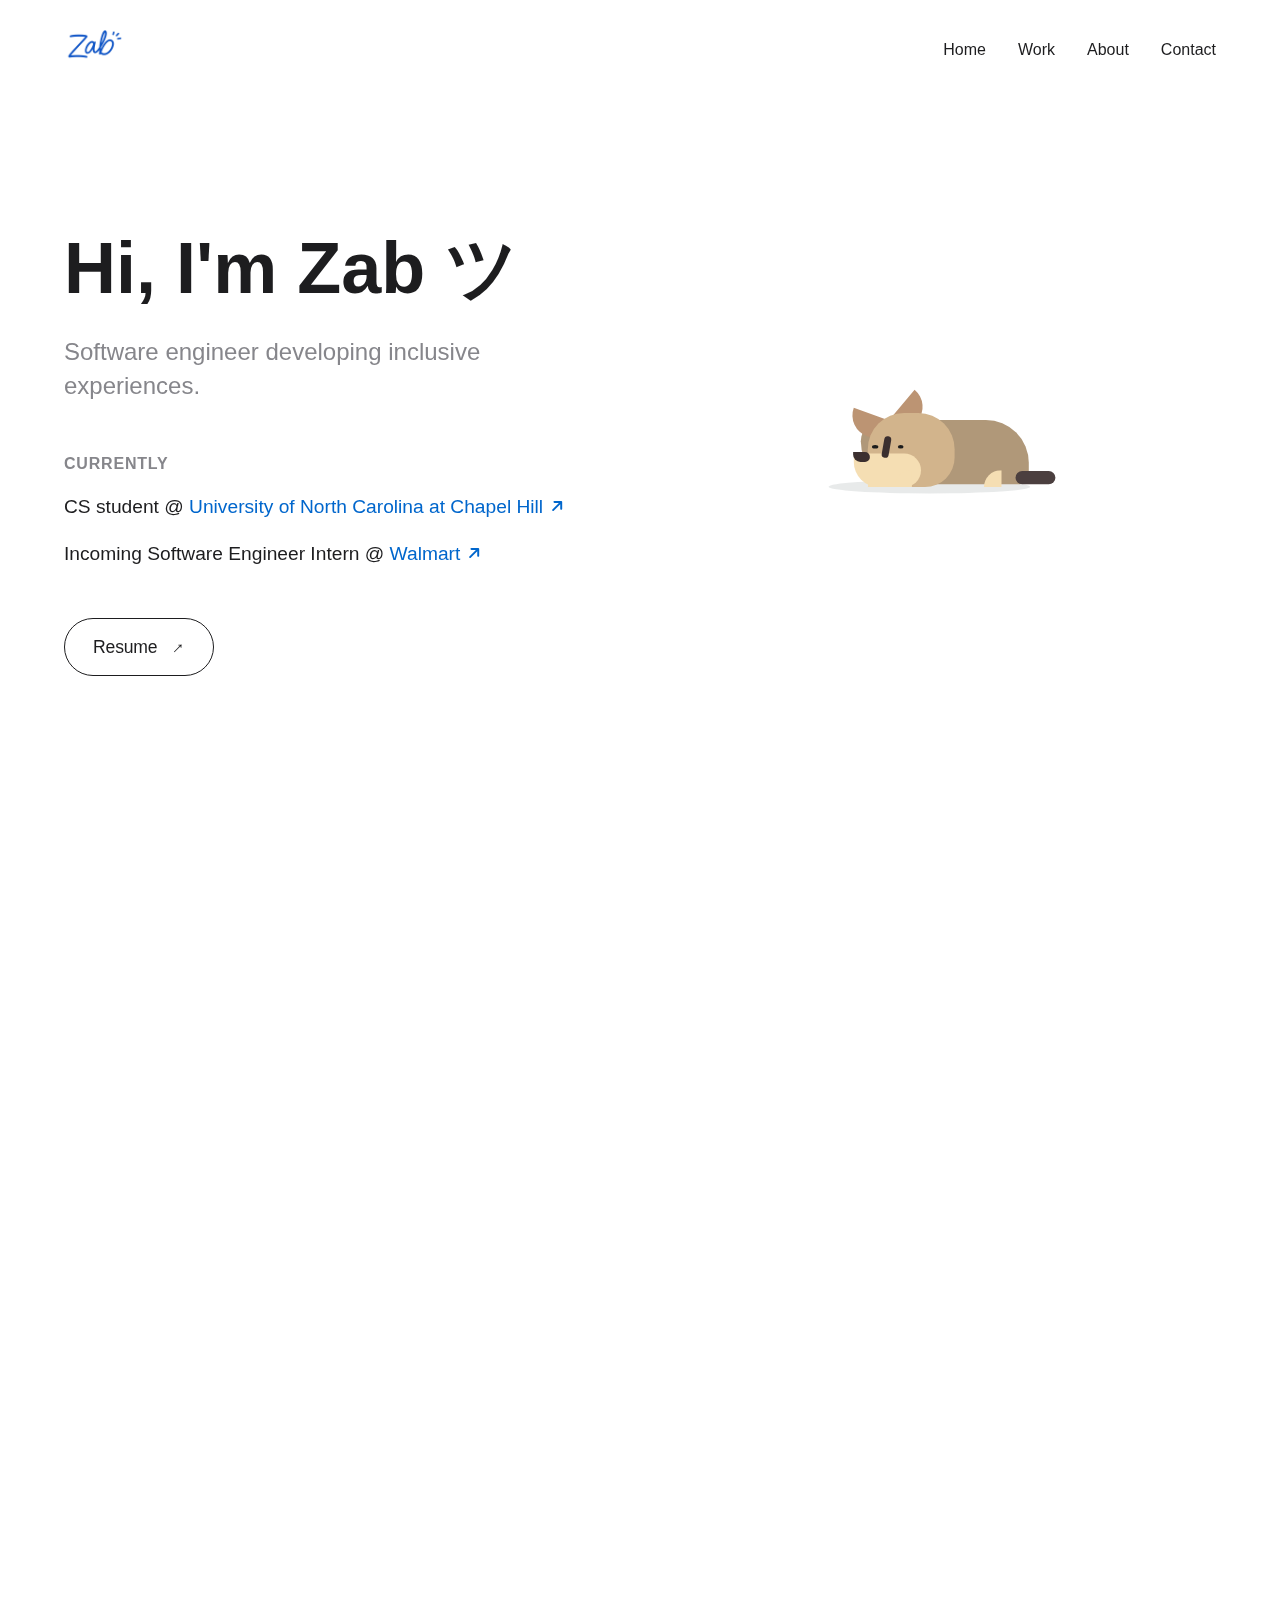
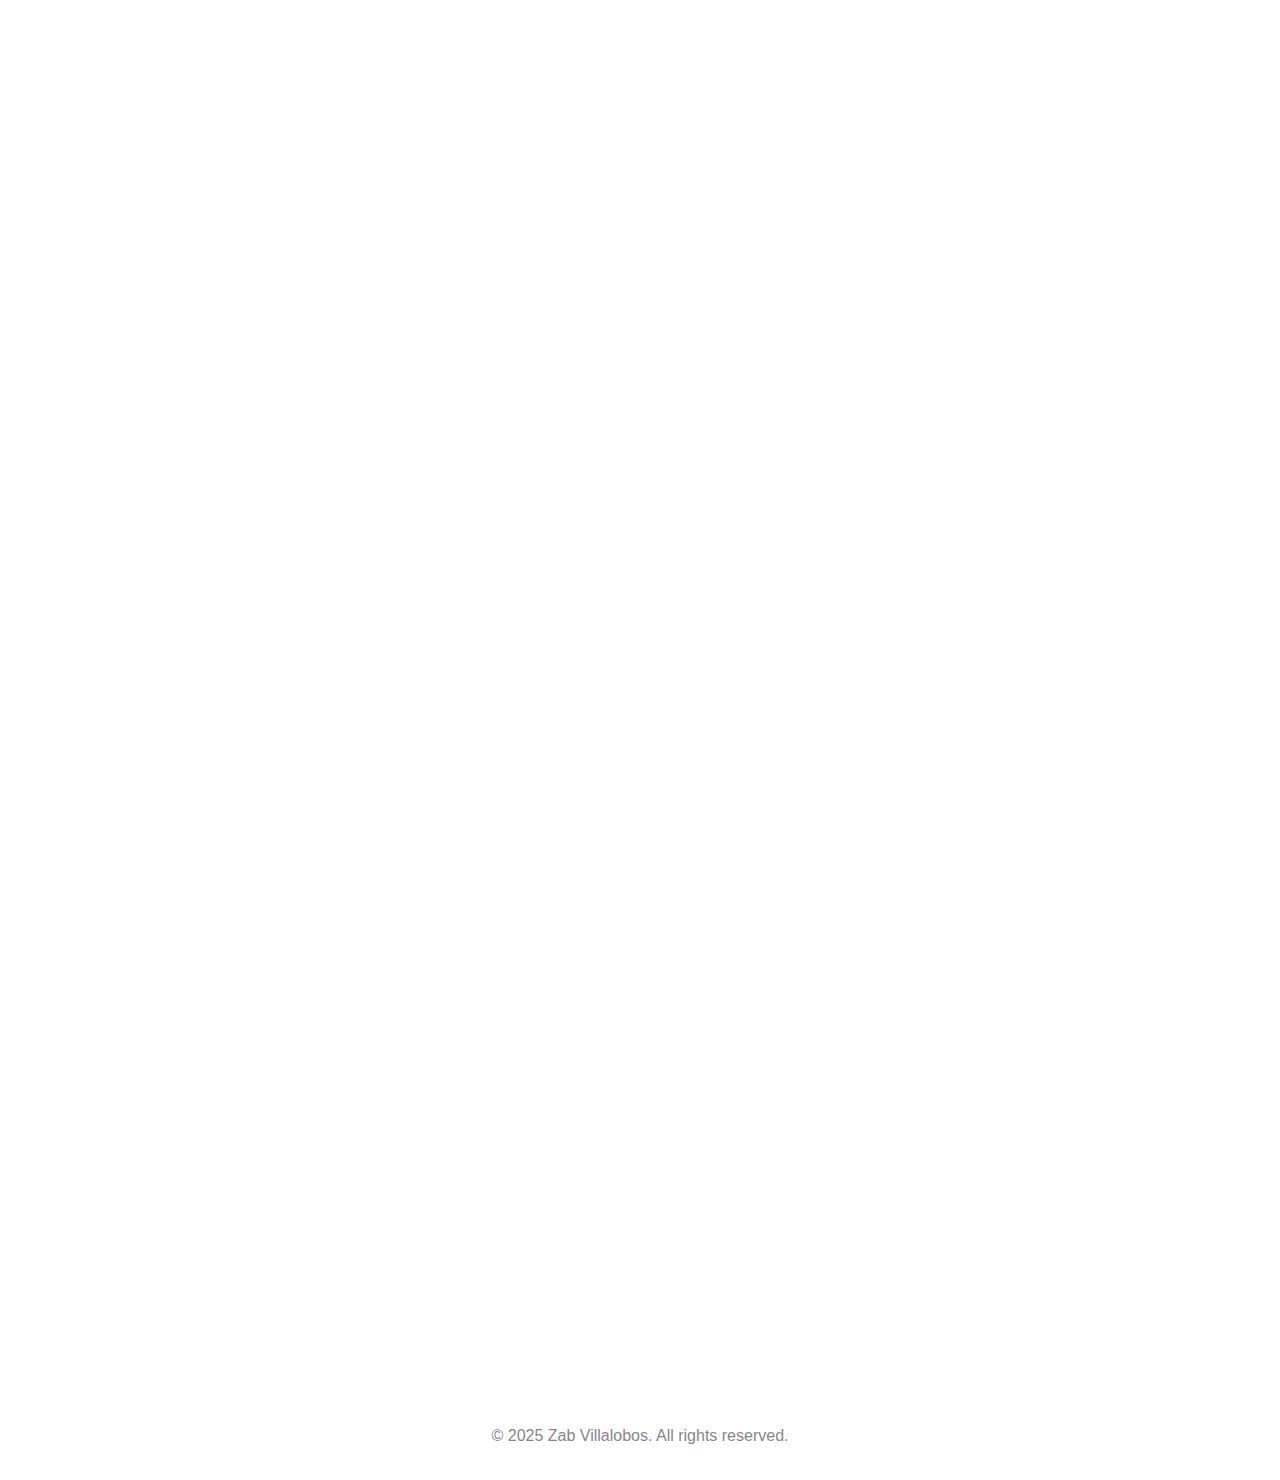
<file: index.html>
<!DOCTYPE html>
<html lang="en">
<head>
    <meta charset="UTF-8">
    <meta name="viewport" content="width=device-width, initial-scale=1.0">
    <meta name="description" content="Zab Villalobos - Software Engineer and UX Designer portfolio showcasing human-centered design and development work">
    <title>Zab's Portfolio</title>
    <!-- Preload critical images -->
    <link rel="preload" href="images/logo.png" as="image">
    <link rel="preload" href="images/carouselIcons/swift.png" as="image">
    <link rel="preload" href="images/carouselIcons/python.png" as="image">
    <link rel="preload" href="images/carouselIcons/java.png" as="image">
    <link rel="icon" type="image/png" sizes="32x32" href="images/logo.png">
    <link rel="icon" type="image/png" sizes="16x16" href="images/logo.png">
    <link rel="apple-touch-icon" sizes="180x180" href="images/logo.png">
    <link rel="manifest" href="site.webmanifest">
    <link rel="stylesheet" href="styles.css">
    <link rel="stylesheet" href="dog.css">
    <link rel="stylesheet" href="https://cdnjs.cloudflare.com/ajax/libs/font-awesome/6.0.0/css/all.min.css">
</head>
<body>
    <nav class="navigation" role="navigation" aria-label="Main navigation">
        <div class="nav-container">
            <div class="logo">
                <a href="#home" aria-label="Home">
                    <img src="images/logo.png" alt="Zab Logo" class="nav-logo">
                </a>
            </div>
            <ul class="nav-links" role="menubar">
                <li role="none"><a href="#home" role="menuitem">Home</a></li>
                <li role="none"><a href="#cupboard" role="menuitem">Work</a></li>
                <li role="none"><a href="about.html" role="menuitem">About</a></li>
                <li role="none"><a href="#contact" role="menuitem">Contact</a></li>
            </ul>
            <button class="menu-btn" aria-label="Toggle menu" aria-expanded="false" aria-controls="nav-links">
                <i class="fas fa-bars" aria-hidden="true"></i>
            </button>
        </div>
    </nav>

    <main>
        <section class="hero" id="home">
            <div class="hero-content">
                <h1>Hi, I'm Zab ツ</h1>
                <p class="animated-sentence" aria-live="polite">
                    Software engineer developing inclusive experiences.
                </p>
                <h4 id="current-status">Currently</h4>
                <div class="education-info" aria-labelledby="current-status">
                    <p>
                        <span class="full-text">CS student @ <a href="https://www.cs.unc.edu" target="_blank" rel="noopener" class="link-with-arrow">University of North Carolina at Chapel Hill <i class="fas fa-arrow-up" aria-hidden="true"></i></a></span>
                        <span class="short-text">CS @ <a href="https://www.cs.unc.edu" target="_blank" rel="noopener" class="link-with-arrow">UNC <i class="fas fa-arrow-up" aria-hidden="true"></i></a></span>
                    </p>
                </div>
                <div class="internship-info" aria-labelledby="current-status">
                    <p>
                        <span class="full-text">Incoming Software Engineer Intern @ <a href="https://tech.walmart.com/content/walmart-global-tech/en_us.html" target="_blank" rel="noopener" class="link-with-arrow">Walmart <i class="fas fa-arrow-up" aria-hidden="true"></i></a></span>
                        <span class="short-text">Incoming SWE @ <a href="https://tech.walmart.com/content/walmart-global-tech/en_us.html" target="_blank" rel="noopener" class="link-with-arrow">Walmart <i class="fas fa-arrow-up" aria-hidden="true"></i></a></span>
                    </p>
                </div>
                <a href="https://drive.google.com/file/d/1Zb1FGKcOY6axQ-39xMeBcTJ3AtL7q4Dq/view?usp=sharing" class="resume-button" target="_blank" rel="noopener" aria-label="Download Resume">
                    Resume <i aria-hidden="true">→</i>
                </a>
            </div>
            <div class="dog-container">
                <div class="dog">
                    <div class="dog__paws">
                        <div class="dog__bl-leg leg">
                            <div class="dog__bl-paw paw"></div>
                            <div class="dog__bl-top top"></div>
                        </div>
                        <div class="dog__fl-leg leg">
                            <div class="dog__fl-paw paw"></div>
                            <div class="dog__fl-top top"></div>
                        </div>
                        <div class="dog__fr-leg leg">
                            <div class="dog__fr-paw paw"></div>
                            <div class="dog__fr-top top"></div>
                        </div>
                    </div>
                    <div class="dog__body">
                        <div class="dog__tail"></div>
                    </div>
                    <div class="dog__head">
                        <div class="dog__snout">
                            <div class="dog__nose"></div>
                            <div class="dog__eyes">
                                <div class="dog__eye-l"></div>
                                <div class="dog__eye-r"></div>
                            </div>
                        </div>
                    </div>
                    <div class="dog__head-c">
                        <div class="dog__ear-l"></div>
                        <div class="dog__ear-r"></div>
                    </div>
                </div>
            </div>
        </section>

        <section id="work" aria-labelledby="work-title">
            <div class="skills-section">
                <h3 id="skills-title">Experience developing in...</h3>
                <div class="scroll-container" role="region" aria-label="Skills carousel">
                    <div class="scroll-track">
                        <!-- First set of skills -->
                        <div class="skill-card" role="img" aria-label="Swift programming language"><img loading="eager" src="images/carouselIcons/swift.png" alt="Swift"></div>
                        <div class="skill-card" role="img" aria-label="Python programming language"><img loading="eager" src="images/carouselIcons/python.png" alt="Python"></div>
                        <div class="skill-card" role="img" aria-label="Java programming language"><img loading="eager" src="images/carouselIcons/java.png" alt="Java"></div>
                        <div class="skill-card"><img loading="eager" src="images/carouselIcons/javascript.png" alt="JavaScript"></div>
                        <div class="skill-card"><img loading="eager" src="images/carouselIcons/html.png" alt="HTML"></div>
                        <div class="skill-card"><img loading="eager" src="images/carouselIcons/css.png" alt="CSS"></div>
                        <div class="skill-card"><img loading="eager" src="images/carouselIcons/mysql.png" alt="SQL"></div>
                        <div class="skill-card"><img loading="eager" src="images/carouselIcons/c.png" alt="C"></div>
                        <div class="skill-card"><img loading="eager" src="images/carouselIcons/kotlin.png" alt="Kotlin"></div>
                        <div class="skill-card"><img loading="eager" src="images/carouselIcons/typescript.png" alt="TypeScript"></div>

                        <!-- Duplicate for smooth loop -->
                        <div class="skill-card"><img loading="eager" src="images/carouselIcons/swift.png" alt="Swift"></div>
                        <div class="skill-card"><img loading="eager" src="images/carouselIcons/python.png" alt="Python"></div>
                        <div class="skill-card"><img loading="eager" src="images/carouselIcons/java.png" alt="Java"></div>
                        <div class="skill-card"><img loading="eager" src="images/carouselIcons/javascript.png" alt="JavaScript"></div>
                        <div class="skill-card"><img loading="eager" src="images/carouselIcons/html.png" alt="HTML"></div>
                        <div class="skill-card"><img loading="eager" src="images/carouselIcons/css.png" alt="CSS"></div>
                        <div class="skill-card"><img loading="eager" src="images/carouselIcons/mysql.png" alt="SQL"></div>
                        <div class="skill-card"><img loading="eager" src="images/carouselIcons/c.png" alt="C"></div>
                        <div class="skill-card"><img loading="eager" src="images/carouselIcons/kotlin.png" alt="Kotlin"></div>
                        <div class="skill-card"><img loading="eager" src="images/carouselIcons/typescript.png" alt="TypeScript"></div>
                    </div>
                </div>
                <h3 id="work-title">Some of my work...</h3>
            </div>
            
            <div class="project-showcase" id="cupboard" role="article" aria-labelledby="cupboard-title">
                <div class="project-content">
                    <h3 id="cupboard-title" class="project-header">Cupboard · Non-Profit Client · 2025</h3>
                    <p class="project-description">A modern product scanning app designed to help pantry workers efficiently track inventory, monitor expiration dates, and streamline the grocery distribution process. Built with a focus on clean design and a user-friendly interface.</p>
                    
                    <div class="project-features" role="list" aria-label="Project technologies">
                        <span class="feature" role="listitem">Swift</span>
                        <span class="feature" role="listitem">Vision Kit</span>
                    </div>

                    <div class="device-showcase" role="region" aria-label="Project screenshots">
                        <div class="iphone-container">
                            <div class="iphone-frame">
                                <img src="images/cupboardScreens/cupboardscreen1.png" alt="Cupboard App Screen 1" class="screen" loading="lazy">
                            </div>
                        </div>
                        <div class="iphone-container">
                            <div class="iphone-frame">
                                <img src="images/cupboardScreens/cupboardscreen2.png" alt="Cupboard App Screen 2" class="screen" loading="lazy">
                            </div>
                        </div>
                        <div class="iphone-container">
                            <div class="iphone-frame">
                                <img src="images/cupboardScreens/cupboardscreen3.png" alt="Cupboard App Screen 2" class="screen" loading="lazy">
                            </div>
                        </div>
                        <div class="iphone-container">
                            <div class="iphone-frame">
                                <img src="images/cupboardScreens/cupboardscreen4.png" alt="Cupboard App Screen 2" class="screen" loading="lazy">
                            </div>
                        </div>
                        <div class="iphone-container">
                            <div class="iphone-frame">
                                <img src="images/cupboardScreens/cupboardscreen5.png" alt="Cupboard App Screen 2" class="screen" loading="lazy">
                            </div>
                        </div>
                    </div>
                </div>
            </div>

            <div class="project-showcase" id="roam">
                <div class="project-content">
                    <h3 class="project-header">Roam · Founder · 2025</h3>
                    <p class="project-description">A minimalist travel logging app for tracking bars, restaurants, and hidden gems you've visited or wish to explore. Designed to be sleek, personal, and effortless to use. Inspired by <a href="https://letterboxd.com/" target="_blank" class="link-with-arrow">Letterboxd</a>.</p>
                    
                    <div class="project-features">
                        <span class="feature">Kotlin</span>
                        <span class="feature">Firebase</span>
                        <span class="feature">Google Places API</span>
                    </div>

                    <div class="device-showcase">
                        <div class="iphone-container">
                            <div class="android-frame">
                                <img src="images/roamScreens/roamscreen1.png" alt="Roam App Screen 1" class="screen" loading="lazy">
                            </div>
                        </div>
                        <div class="iphone-container">
                            <div class="android-frame">
                                <img src="images/roamScreens/roamscreen2.png" alt="Roam App Screen 2" class="screen" loading="lazy">
                            </div>
                        </div>
                        <div class="iphone-container">
                            <div class="android-frame">
                                <img src="images/roamScreens/roamscreen3.png" alt="Roam App Screen 3" class="screen" loading="lazy">
                            </div>
                        </div>
                        <div class="iphone-container">
                            <div class="android-frame">
                                <img src="images/roamScreens/roamscreen4.png" alt="Roam App Screen 4" class="screen" loading="lazy">
                            </div>
                        </div>
                    </div>
                </div>
            </div>

            <div class="project-showcase" id="csxl">
                <div class="project-content">
                    <h3 class="project-header">UNC CSXL Roster System · 2024</h3>
                    <p class="project-description">A comprehensive roster management system for University of North Carolina's Computer Science Experience Labs, streamlining organization management with an intuitive interface.</p>
                    
                    <div class="project-features">
                        <span class="feature">Python</span>
                        <span class="feature">TypeScript</span>
                        <span class="feature">PostgreSQL</span>
                        <span class="feature">FastAPI</span>
                        <span class="feature">HTML</span>
                        <span class="feature">CSS</span>
                    </div>

                    <div class="macbook-showcase">
                        <div class="macbook-container">
                            <img src="images/CSXLImages/csxlmacbookscreen.png" alt="CSXL Roster System Screenshot" class="macbook-screen" loading="lazy">
                        </div>
                    </div>
                </div>
            </div>
        </section>

        <section id="contact" class="contact" aria-labelledby="contact-title">
            <div class="container">
                <h2 id="contact-title">Contact</h2>
                <div class="contact-content">
                    <p class="contact-subtitle">Recruiter? Student? Curious stalker? No judgment, I'd love to connect!</p>
                    
                    <div class="contact-links">
                        <div class="contact-section">
                            <h4 id="email-title">Email</h4>
                            <a href="mailto:zabdielv@unc.edu" class="contact-link" aria-labelledby="email-title">
                                zabdielv@unc.edu<i class="fas fa-arrow-up" aria-hidden="true"></i>
                            </a>
                        </div>

                        <div class="contact-section">
                            <h4 id="socials-title">Socials</h4>
                            <a href="https://github.com/zabdielvillalobos" target="_blank" rel="noopener" class="contact-link" aria-labelledby="socials-title">
                                GitHub <i class="fas fa-arrow-up" aria-hidden="true"></i>
                            </a>
                            <a href="https://www.linkedin.com/in/zabv/" target="_blank" rel="noopener" class="contact-link" aria-labelledby="socials-title">
                                LinkedIn <i class="fas fa-arrow-up" aria-hidden="true"></i>
                            </a>
                            <a href="https://www.instagram.com/zabdielx/" target="_blank" rel="noopener" class="contact-link" aria-labelledby="socials-title">
                                Instagram <i class="fas fa-arrow-up" aria-hidden="true"></i>
                            </a>
                        </div>

                        <div class="contact-section">
                            <h4 id="location-title">Location</h4>
                            <p class="location-text" aria-labelledby="location-title">School 📚 - Chapel Hill, NC</p>
                            <p class="location-text" aria-labelledby="location-title">Home 🏠 - San Antonio, TX</p>
                            <p class="location-text" aria-labelledby="location-title">Dream ☁️ - Austin, TX</p>
                        </div>
                    </div>
                </div>
            </div>
        </section>
    </main>

    <footer role="contentinfo">
        <div class="container">
            <p>&copy; 2025 Zab Villalobos. All rights reserved.</p>
        </div>
    </footer>

    <script src="script.js"></script>
</body>
</html>
</file>
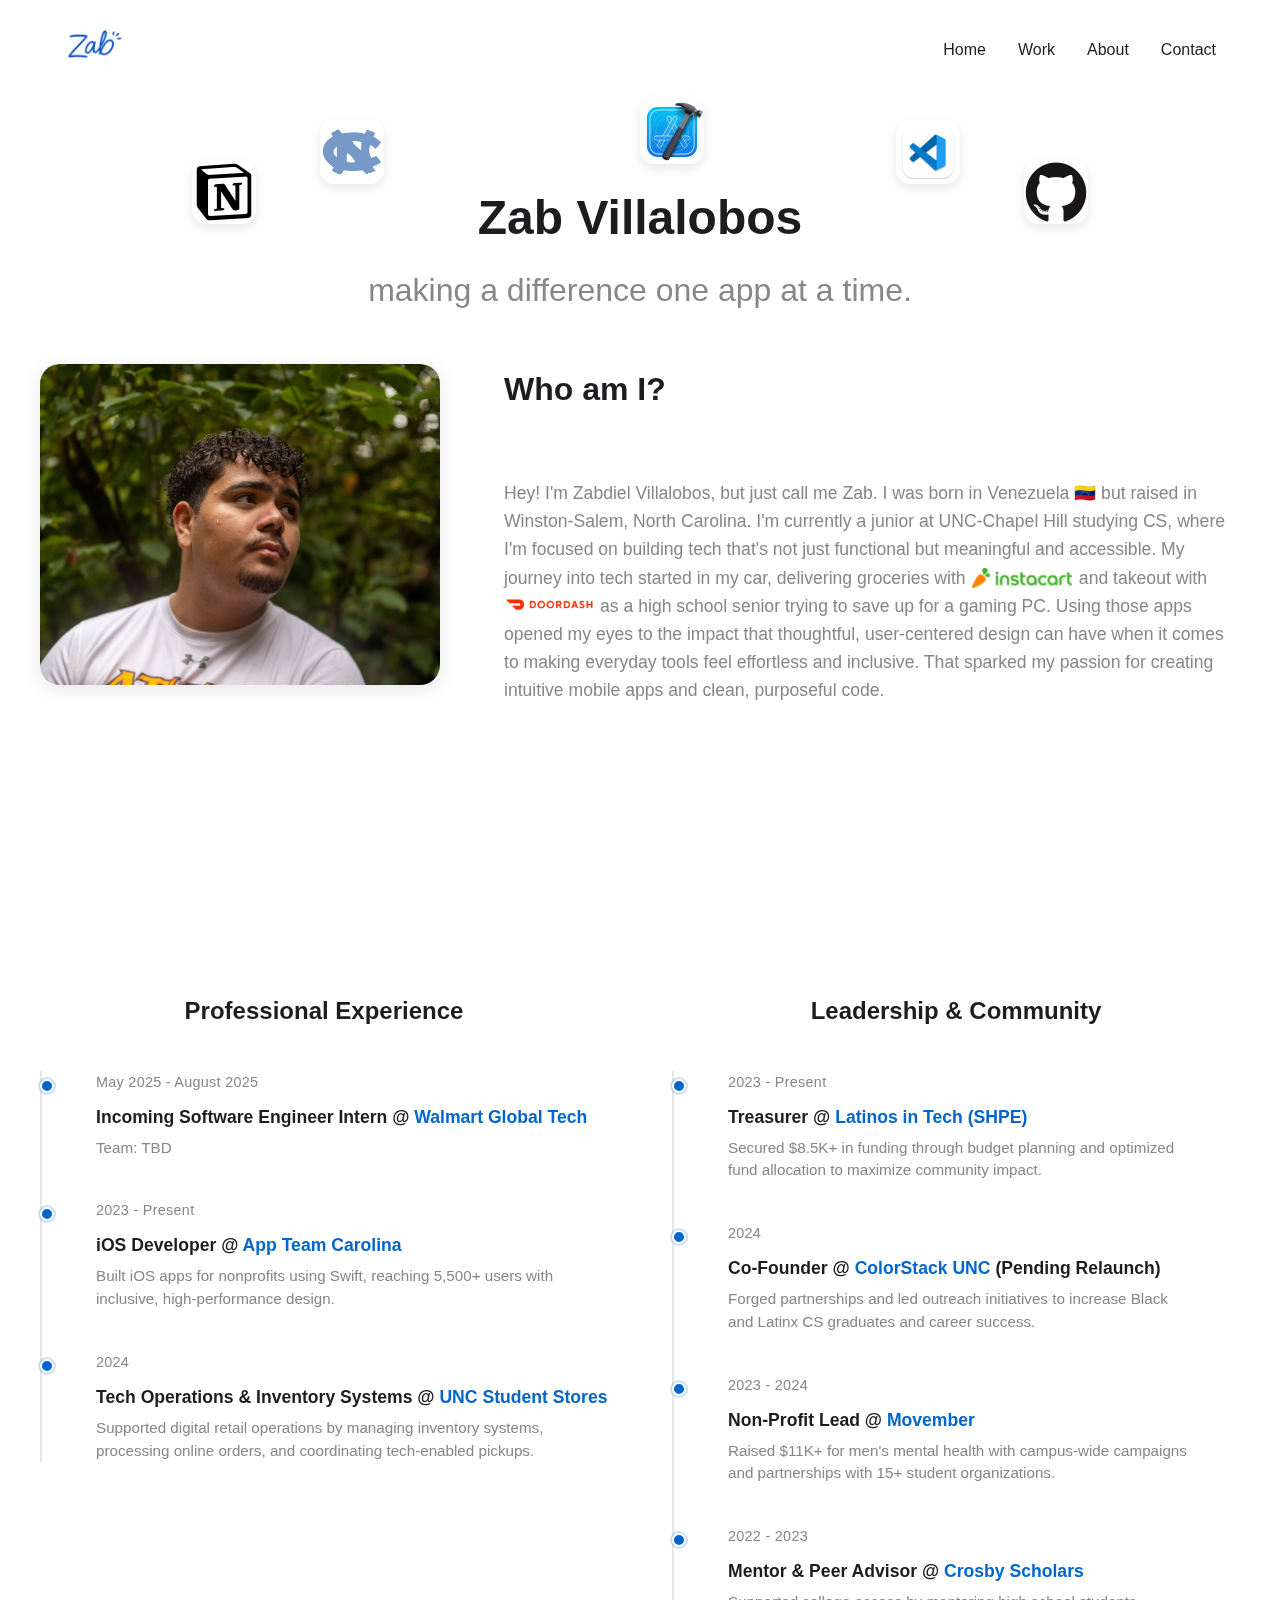
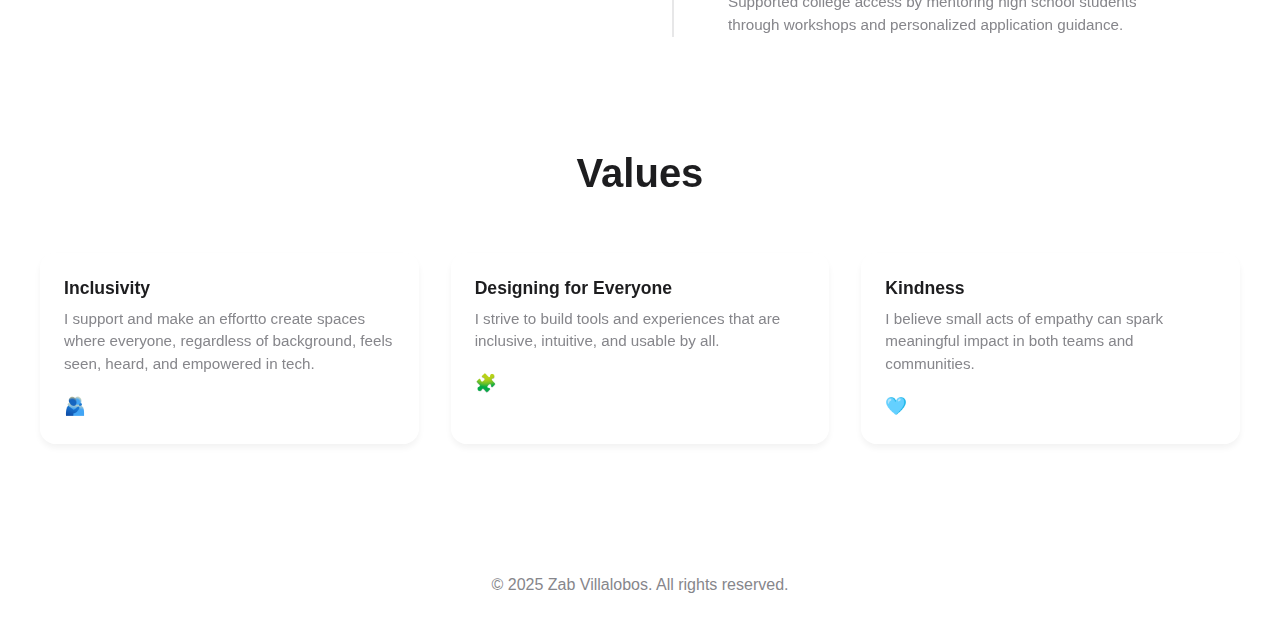
<file: about.html>
<!DOCTYPE html>
<html lang="en">
<head>
    <meta charset="UTF-8">
    <meta name="viewport" content="width=device-width, initial-scale=1.0">
    <title>About - Zab Villalobos</title>
    <link rel="icon" type="image/png" sizes="32x32" href="images/logo.png">
    <link rel="icon" type="image/png" sizes="16x16" href="images/logo.png">
    <link rel="apple-touch-icon" sizes="180x180" href="images/logo.png">
    <link rel="manifest" href="site.webmanifest">
    <link rel="stylesheet" href="styles.css">
    <link rel="stylesheet" href="https://cdnjs.cloudflare.com/ajax/libs/font-awesome/6.0.0/css/all.min.css">
</head>
<body>
    <nav class="navigation">
        <div class="nav-container">
            <div class="logo">
                <a href="index.html">
                    <img src="images/logo.png" alt="Zab Logo" class="nav-logo">
                </a>
            </div>
            <ul class="nav-links">
                <li><a href="index.html#home">Home</a></li>
                <li><a href="index.html#cupboard">Work</a></li>
                <li><a href="about.html">About</a></li>
                <li><a href="index.html#contact">Contact</a></li>
            </ul>
            <div class="menu-btn">
                <i class="fas fa-bars"></i>
            </div>
        </div>
    </nav>

    <div class="about-page">
        <div class="floating-icons">
            <img src="images/aboutIcons/notion.png" alt="Notion" class="floating-icon icon1">
            <img src="images/aboutIcons/unclogo2.png" alt="UNC Logo" class="floating-icon icon2">
            <img src="images/aboutIcons/xcode.png" alt="Xcode" class="floating-icon icon3">
            <img src="images/aboutIcons/vscode.png" alt="VS Code" class="floating-icon icon4">
            <img src="images/aboutIcons/github.png" alt="GitHub" class="floating-icon icon5">
        </div>

        <div class="about-header">
            <h1>Zab Villalobos</h1>
            <p class="about-subtitle">making a difference one app at a time.</p>
        </div>

        <div class="about-content">
            <div class="intro-section">
                <div class="about-image">
                    <img src="images/aboutImages/zab.jpg" alt="Zab Villalobos">
                </div>
                <div class="about-text-content">
                    <h2>Who am I?</h2>
                    <p>Hey! I'm Zabdiel Villalobos, but just call me Zab. I was born in Venezuela 🇻🇪 but raised in Winston-Salem, North Carolina. I'm currently a junior at UNC-Chapel Hill studying CS, where I'm focused on building tech that's not just functional but meaningful and accessible.

                        My journey into tech started in my car, delivering groceries with <img src="images/aboutImages/instacart.png" alt="Instacart" class="company-logo-text"> and takeout with <img src="images/aboutImages/doordash.png" alt="DoorDash" class="company-logo-text doordash-logo"> as a high school senior trying to save up for a gaming PC. Using those apps opened my eyes to the impact that thoughtful, user-centered design can have when it comes to making everyday tools feel effortless and inclusive. That sparked my passion for creating intuitive mobile apps and clean, purposeful code.
                    </p>
                </div>
            </div>
            
            <div class="timelines-container">
                <div class="timeline-section">
                    <h2>Professional Experience</h2>
                    <div class="timeline">
                        <div class="timeline-item">
                            <div class="timeline-date">May 2025 - August 2025</div>
                            <div class="timeline-content">
                                <h3>Incoming Software Engineer Intern @ <a href="https://tech.walmart.com/content/walmart-global-tech/en_us.html" target="_blank" rel="noopener" class="org-link">Walmart Global Tech</a></h3>
                                <p>Team: TBD</p>
                            </div>
                        </div>
                        <div class="timeline-item">
                            <div class="timeline-date">2023 - Present</div>
                            <div class="timeline-content">
                                <h3 class="about-header">iOS Developer @ <a href="https://appteamcarolina.com/" target="_blank" rel="noopener" class="org-link">App Team Carolina</a></h3>
                                <p>Built iOS apps for nonprofits using Swift, reaching 5,500+ users with inclusive, high-performance design.</p>
                            </div>
                        </div>
                        <div class="timeline-item">
                            <div class="timeline-date">2024</div>
                            <div class="timeline-content">
                                <h3 class="about-header">Tech Operations & Inventory Systems @ <a href="https://unc.bncollege.com/" target="_blank" rel="noopener" class="org-link">UNC Student Stores</a></h3>
                                <p>Supported digital retail operations by managing inventory systems, processing online orders, and coordinating tech-enabled pickups.</p>
                            </div>
                        </div>
                    </div>
                </div>

                <div class="timeline-section">
                    <h2>Leadership & Community</h2>
                    <div class="timeline">
                        <div class="timeline-item">
                            <div class="timeline-date">2023 - Present</div>
                            <div class="timeline-content">
                                <h3>Treasurer @ <a href="https://shpe.org/" target="_blank" rel="noopener" class="org-link">Latinos in Tech (SHPE)</a></h3>
                                <p>Secured $8.5K+ in funding through budget planning and optimized fund allocation to maximize community impact.</p>
                            </div>
                        </div>
                        <div class="timeline-item">
                            <div class="timeline-date">2024</div>
                            <div class="timeline-content">
                                <h3>Co-Founder @ <a href="https://www.colorstack.org/" target="_blank" rel="noopener" class="org-link">ColorStack UNC</a> (Pending Relaunch)</h3>
                                <p>Forged partnerships and led outreach initiatives to increase Black and Latinx CS graduates and career success.</p>
                            </div>
                        </div>
                        <div class="timeline-item">
                            <div class="timeline-date">2023 - 2024</div>
                            <div class="timeline-content">
                                <h3>Non-Profit Lead @ <a href="https://us.movember.com/" target="_blank" rel="noopener" class="org-link">Movember</a></h3>
                                <p>Raised $11K+ for men's mental health with campus-wide campaigns and partnerships with 15+ student organizations.</p>
                            </div>
                        </div>
                        <div class="timeline-item">
                            <div class="timeline-date">2022 - 2023</div>
                            <div class="timeline-content">
                                <h3>Mentor & Peer Advisor @ <a href="https://www.crosbyscholars.org/who-we-are/" target="_blank" rel="noopener" class="org-link">Crosby Scholars</a></h3>
                                <p>Supported college access by mentoring high school students through workshops and personalized application guidance.</p>
                            </div>
                        </div>
                    </div>
                </div>
            </div>
            
            <div class="side-projects">
                <h2>Values</h2>
                <div class="project-grid">
                    <div class="project-item">
                        <h3>Inclusivity</h3>
                        <p> I support and make an effortto create spaces where everyone, regardless of background, feels seen, heard, and empowered in tech.
                        </p>
                        <span class="project-date">🫂</span>
                    </div>
                    <div class="project-item">
                        <h3>Designing for Everyone</h3>
                        <p>I strive to build tools and experiences that are inclusive, intuitive, and usable by all.
                        </p>
                        <span class="project-date">🧩</span>
                    </div>
                    <div class="project-item">
                        <h3>Kindness</h3>
                        <p>I believe small acts of empathy can spark meaningful impact in both teams and communities.</p>
                        <span class="project-date">🩵</span>
                    </div>
                </div>
            </div>
        </div>
    </div>

    <footer>
        <div class="container">
            <p>&copy; 2025 Zab Villalobos. All rights reserved.</p>
        </div>
    </footer>

    <script src="script.js"></script>
</body>
</html>
</file>
<file: dog.css>
/* From Uiverse.io by elijahgummer but edited by me to match my Yorkie dog more :P */
.main {
    position: relative;
    width: 100vmax;
    height: 100vmax;
    display: flex;
    justify-content: center;
    align-items: center;
  }
  
  .leg {
    position: absolute;
    bottom: 0;
    width: 2vmax;
    height: 2.125vmax;
  }
  
  .paw {
    position: absolute;
    bottom: 0;
    left: 0;
    width: 1.95vmax;
    height: 1.875vmax;
    overflow: hidden;
  }
  
  .paw::before {
    content: "";
    position: absolute;
    width: 3.75vmax;
    height: 3.75vmax;
    border-radius: 50%;
  }
  
  .top {
    position: absolute;
    bottom: 0;
    left: 0.75vmax;
    height: 4.5vmax;
    width: 2.625vmax;
    border-top-left-radius: 1.425vmax;
    border-top-right-radius: 1.425vmax;
    transform-origin: bottom right;
    transform: rotateZ(90deg) translateX(-0.1vmax) translateY(1.5vmax);
    z-index: -1;
    background-image: linear-gradient(70deg, transparent 20%, #a47148, 20%);
  }
  
  .dog {
    position: relative;
    width: 22.5vmax;
    height: 8.25vmax;
  }
  
  .dog::before {
    content: "";
    position: absolute;
    bottom: -0.75vmax;
    right: -0.15vmax;
    width: 100%;
    height: 1.5vmax;
    background-color: rgba(28, 49, 48, 0.1);
    border-radius: 50%;
    z-index: -1000;
    animation: shadow 10s cubic-bezier(0.3, 0.41, 0.18, 1.01) infinite;
  }
  
  .dog__head {
    position: absolute;
    left: 4.5vmax;
    bottom: 0;
    width: 9.75vmax;
    height: 8.25vmax;
    border-top-left-radius: 4.05vmax;
    border-top-right-radius: 4.05vmax;
    border-bottom-right-radius: 3.3vmax;
    border-bottom-left-radius: 3.3vmax;
    background-color: #d2b48c;
    animation: head 10s cubic-bezier(0.3, 0.41, 0.18, 1.01) infinite;
  }
  
  .dog__head-c {
    position: absolute;
    left: 1.5vmax;
    bottom: 0;
    width: 9.75vmax;
    height: 8.25vmax;
    animation: head 10s cubic-bezier(0.3, 0.41, 0.18, 1.01) infinite;
    z-index: -1;
  }
  
  .dog__snout {
    position: absolute;
    left: -1.5vmax;
    bottom: 0;
    width: 7.5vmax;
    height: 3.75vmax;
    border-top-right-radius: 3vmax;
    border-bottom-right-radius: 3vmax;
    border-bottom-left-radius: 4.5vmax;
    background-color: #f5deb3;
    animation: snout 10s cubic-bezier(0.3, 0.41, 0.18, 1.01) infinite;
  }
  
  .dog__snout::before {
    content: "";
    position: absolute;
    left: -0.1125vmax;
    top: -0.15vmax;
    width: 1.875vmax;
    height: 1.125vmax;
    border-top-right-radius: 3vmax;
    border-bottom-right-radius: 3vmax;
    border-bottom-left-radius: 4.5vmax;
    background-color: #3b2f2f;
    animation: snout-b 10s cubic-bezier(0.3, 0.41, 0.18, 1.01) infinite;
  }
  
  .dog__nose {
    position: absolute;
    top: -1.95vmax;
    left: 40%;
    width: 0.75vmax;
    height: 2.4vmax;
    border-radius: 0.525vmax;
    transform-origin: bottom;
    transform: rotateZ(10deg);
    background-color: #3b2f2f;
  }
  
  .dog__eye-l,
  .dog__eye-r {
    position: absolute;
    top: -0.9vmax;
    width: 0.675vmax;
    height: 0.375vmax;
    border-radius: 50%;
    background-color: #1c1c1c;
    animation: eye 10s cubic-bezier(0.3, 0.41, 0.18, 1.01) infinite;
  }
  
  .dog__eye-l {
    left: 27%;
  }
  
  .dog__eye-r {
    left: 65%;
  }
  
  .dog__ear-l,
  .dog__ear-r {
    position: absolute;
    width: 6.5vmax;
    height: 2.5vmax;
    border-top-left-radius: 0vmax;
    border-top-right-radius: 0vmax;
    border-bottom-right-radius: 3.3vmax;
    border-bottom-left-radius: 3.3vmax;
    background-color: #bc9473;
  }
  
  .dog__ear-l {
    top: 1.5vmax;
    left: 6vmax;
    transform-origin: bottom left;
    transform: rotateZ(-50deg);
    z-index: -1;
    animation: ear-l 10s cubic-bezier(0.3, 0.41, 0.18, 1.01) infinite;
  }
  
  .dog__ear-r {
    top: 1.5vmax;
    right: 3vmax;
    transform-origin: bottom right;
    transform: rotateZ(20deg);
    z-index: -2;
    animation: ear-r 10s cubic-bezier(0.3, 0.41, 0.18, 1.01) infinite;
  }
  
  .dog__body {
    display: flex;
    justify-content: center;
    align-items: flex-end;
    position: absolute;
    bottom: 0.3vmax;
    left: 3.75vmax;
    width: 18.75vmax;
    height: 7.2vmax;
    border-top-left-radius: 3vmax;
    border-top-right-radius: 6vmax;
    border-bottom-right-radius: 1.5vmax;
    border-bottom-left-radius: 6vmax;
    background-color: #b09879;
    z-index: -2;
    animation: body 10s cubic-bezier(0.3, 0.41, 0.18, 1.01) infinite;
  }
  
  .dog__tail {
    position: absolute;
    right: -3vmax;
    height: 1.5vmax;
    width: 4.5vmax;
    background-color: #4b3f3f;
    border-radius: 1.5vmax;
  }
  
  .dog__paws {
    position: absolute;
    bottom: 0;
    left: 7.5vmax;
    width: 12vmax;
    height: 3vmax;
  }
  
  .dog__bl-leg {
    left: -3vmax;
    z-index: -10;
  }
  
  .dog__bl-paw::before {
    background-color: #f5deb3;
  }
  
  .dog__bl-top {
    background-image: linear-gradient(80deg, transparent 20%, #6d4c41 20%);
  }
  
  .dog__fl-leg {
    z-index: 10;
    left: 0;
  }
  
  .dog__fl-paw::before {
    background-color: #f5deb3;
  }
  
  .dog__fr-leg {
    right: 0;
  }
  
  .dog__fr-paw::before {
    background-color: #f5deb3;
  }
  
  /* Animations */
  @keyframes head {
    0%, 10%, 20%, 26%, 28%, 90%, 100% {
      height: 8.25vmax;
      bottom: 0;
      transform: rotateZ(0);
    }
    5%, 15%, 22%, 24%, 30% {
      height: 8.1vmax;
    }
    32%, 50% {
      height: 8.25vmax;
    }
    55%, 60% {
      bottom: 0.75vmax;
      transform: rotateZ(0);
    }
    70%, 80% {
      bottom: 0.75vmax;
      transform: rotateZ(10deg);
    }
  }
  
  @keyframes body {
    0%, 10%, 20%, 26%, 28%, 32%, 100% {
      height: 7.2vmax;
    }
    5%, 15%, 22%, 24%, 30% {
      height: 7.05vmax;
    }
  }
  
  @keyframes ear-l {
    0%, 10%, 20%, 26%, 28%, 82%, 100% {
      transform: rotateZ(-50deg);
    }
    5%, 15%, 22%, 24% {
      transform: rotateZ(-48deg);
    }
    30%, 31% {
      transform: rotateZ(-30deg);
    }
    32%, 80% {
      transform: rotateZ(-60deg);
    }
  }
  
  @keyframes ear-r {
    0%, 10%, 20%, 26%, 28% {
      transform: rotateZ(20deg);
    }
    5%, 15%, 22%, 24% {
      transform: rotateZ(18deg);
    }
    30%, 31% {
      transform: rotateZ(10deg);
    }
    32% {
      transform: rotateZ(25deg);
    }
  }
  
  @keyframes snout {
    0%, 10%, 20%, 26%, 28%, 82%, 100% {
      height: 3.75vmax;
    }
    5%, 15%, 22%, 24% {
      height: 3.45vmax;
    }
  }
  
  @keyframes snout-b {
    0%, 10%, 20%, 26%, 28%, 98%, 100% {
      width: 1.875vmax;
    }
    5%, 15%, 22%, 24% {
      width: 1.8vmax;
    }
    34%, 98% {
      width: 1.275vmax;
    }
  }
  
  @keyframes shadow {
    0%, 10%, 20%, 26%, 28%, 30%, 84%, 100% {
      width: 99%;
    }
    5%, 15%, 22%, 24% {
      width: 101%;
    }
    34%, 81% {
      width: 96%;
    }
  }
  
  @keyframes eye {
    0%, 30% {
      width: 0.675vmax;
      height: 0.3vmax;
    }
    32%, 59%, 90%, 100% {
      width: 0.525vmax;
      height: 0.525vmax;
      transform: translateY(0);
    }
    60%, 75% {
      transform: translateY(-0.3vmax);
    }
    80%, 85% {
      transform: translateY(0.15vmax);
    }
  }
</file>
<file: styles.css>
/* Reset and base styles */
* {
    margin: 0;
    padding: 0;
    box-sizing: border-box;
}

body {
    font-family: -apple-system, BlinkMacSystemFont, 'Segoe UI', Roboto, Oxygen, Ubuntu, Cantarell, sans-serif;
    line-height: 1.6;
    color: #1d1d1f;
    background-color: rgba(255, 255, 255, 0.8);
}

/* Navigation */
.navigation {
    position: fixed;
    top: 0;
    left: 0;
    width: 100%;
    background-color: rgba(255, 255, 255, 0.3);
    backdrop-filter: blur(8px);
    -webkit-backdrop-filter: blur(8px);
    z-index: 1000;
    border-bottom: 1px solid rgba(255, 255, 255, 0.1);
}

.nav-container {
    max-width: none;
    margin: 0 auto;
    padding: 1rem 4rem;
    display: flex;
    justify-content: space-between;
    align-items: center;
}

.logo {
    display: flex;
    align-items: center;
}

.nav-logo {
    height: 60px;
    width: auto;
    transition: transform 0.3s ease;
}

.logo a {
    color: #1d1d1f;
    text-decoration: none;
    transition: color 0.3s ease;
}

.logo a:hover {
    color: #0066cc;
}

.logo a:hover .nav-logo {
    transform: scale(1.05);
}

.nav-links {
    display: flex;
    list-style: none;
    gap: 2rem;
}

.nav-links a {
    text-decoration: none;
    color: #1d1d1f;
    font-weight: 500;
    transition: color 0.3s ease;
}

.nav-links a:hover {
    color: #0066cc;
}

.menu-btn {
    display: none;
    font-size: 1.5rem;
    cursor: pointer;
    background: none;
    border: none;
    padding: 0;
    color: #1d1d1f;
}

.hero {
    min-height: 100vh;
    display: flex;
    align-items: center;
    justify-content: space-between;
    padding: 0 5%;
    position: relative;
    overflow: visible;
    background: #fff;
}

.hero-content {
    max-width: 50%;
    text-align: left;
    z-index: 1;
    padding-right: 2rem;
}

.hero h1 {
    font-size: 4.5rem;
    margin-bottom: 1.5rem;
    line-height: 1.2;
    text-align: left;
}

.hero p {
    font-size: 1.5rem;
    margin-bottom: 2rem;
    text-align: left;
}

.dog-container {
    position: relative;
    width: 50%;
    height: 500px;
    display: flex;
    align-items: center;
    justify-content: center;
    transform: scale(0.7);
}

.dog {
    position: relative;
    width: 22.5vmax;
    height: 8.25vmax;
}

.main {
    position: relative;
    width: 22.5vmax;
    height: 8.25vmax;
    display: flex;
    justify-content: center;
    align-items: center;
}

.current-status {
    font-size: 1rem;
    color: #86868b;
    margin-bottom: 0.5rem;
    text-transform: uppercase;
    letter-spacing: 0.1em;
}

.education-info, .internship-info {
    margin-bottom: 1rem;
}

.education-info p, .internship-info p {
    font-size: 1.2rem;
    color: #1d1d1f;
    margin-bottom: 0.5rem;
}

.link-with-arrow {
    color: #0066cc;
    text-decoration: none;
    font-weight: 500;
    display: inline-flex;
    align-items: center;
    transition: all 0.3s ease;
}

.link-with-arrow i {
    margin-left: 0.5rem;
    font-size: 0.8em;
    transition: all 0.3s ease;
    position: relative;
    top: -1px;
    transform: rotate(45deg);
}

.link-with-arrow:hover {
    color: #0055b3;
}

.link-with-arrow:hover i {
    transform: translate(3px, -3px) rotate(45deg);
}

.cta-button {
    display: none;
}

/* About Section */
.about {
    padding: 6rem 2rem;
    background-color: rgba(255, 255, 255, 0.8);
}

.container {
    max-width: 1200px;
    margin: 0 auto;
}

.about-content {
    display: flex;
    flex-direction: column;
    gap: 4rem;
    max-width: 1200px;
    margin: 0 auto;
    position: relative;
    z-index: 1;
}

.intro-section {
    display: grid;
    grid-template-columns: minmax(300px, 400px) 1fr;
    gap: 4rem;
    align-items: start;
    padding: 2rem 0 6rem;
}

.about-image {
    position: sticky;
    top: 120px;
}

.about-image img {
    width: 100%;
    max-width: 400px;
    height: auto;
    border-radius: 20px;
    box-shadow: 0 4px 20px rgba(0, 0, 0, 0.1);
}

.about-text-content {
    display: flex;
    flex-direction: column;
    gap: 3rem;
}

.about-text-content h2 {
    font-size: 2rem;
    color: #1d1d1f;
    margin-bottom: 1rem;
    text-align: left;
}

.about-text-content p {
    font-size: 1.1rem;
    color: #86868b;
    line-height: 1.6;
    margin-bottom: 0;
}

.timelines-container {
    display: grid;
    grid-template-columns: 1fr 1fr;
    gap: 4rem;
    margin-top: 2rem;
    padding-top: 4rem;
}

.timeline-section {
    flex: 1;
}

.timeline-section h2 {
    font-size: 1.5rem;
    font-weight: 600;
    color: #1d1d1f;
    margin-bottom: 2.5rem;
}

/* Timeline Styles */
.timeline {
    position: relative;
    padding-left: 2rem;
}

.timeline::before {
    content: '';
    position: absolute;
    left: 0;
    top: 0;
    height: 100%;
    width: 2px;
    background: rgba(134, 134, 139, 0.2);
}

.timeline-item {
    position: relative;
    margin-bottom: 2.5rem;
    padding-left: 1.5rem;
    text-align: left;
}

.timeline-item::before {
    content: '';
    position: absolute;
    left: -2rem;
    top: 0.5rem;
    width: 10px;
    height: 10px;
    border-radius: 50%;
    background: #0066cc;
    border: 2px solid #fff;
    box-shadow: 0 0 0 2px rgba(0, 102, 204, 0.2);
}

.timeline-date {
    font-size: 0.9rem;
    font-weight: 500;
    color: #86868b;
    margin-bottom: 0.75rem;
    letter-spacing: 0.02em;
    text-align: left;
}

.timeline-content {
    text-align: left;
}

.timeline-content h3 {
    font-size: 1.1rem;
    font-weight: 600;
    color: #1d1d1f;
    margin-bottom: 0.5rem;
    line-height: 1.3;
    text-align: left;
}

.timeline-content p {
    font-size: 0.95rem;
    color: #86868b;
    line-height: 1.5;
    margin: 0;
    max-width: 90%;
    text-align: left;
}

@media (max-width: 768px) {
    .intro-section {
        grid-template-columns: 1fr;
        gap: 2rem;
        padding: 1rem 0 4rem;
    }
    
    .about-image {
        position: relative;
        top: 0;
        text-align: center;
    }
    
    .about-image img {
        max-width: 300px;
    }
    
    .about-text-content h2 {
        text-align: center;
        font-size: 1.75rem;
    }
    
    .timelines-container {
        grid-template-columns: 1fr;
        gap: 3rem;
        padding-top: 3rem;
    }
    
    .about-content {
        grid-template-columns: 1fr;
        gap: 2rem;
    }
    
    .timeline-section h2 {
        font-size: 1.4rem;
        margin-bottom: 2rem;
    }

    .timeline-content h3 {
        font-size: 1rem;
    }

    .timeline-content p {
        font-size: 0.9rem;
        max-width: 100%;
    }

    .hero {
        flex-direction: column;
        padding: 8rem 2rem 2rem;
        overflow: visible;
    }

    .hero-content {
        max-width: 100%;
        padding-right: 0;
        margin-bottom: 0;
    }

    .dog-container {
        width: 100%;
        height: 250px;
        transform: scale(0.6);
        margin-top: -2rem;
    }

    .hero h1 {
        font-size: 3rem;
    }

    .hero p {
        font-size: 1.2rem;
    }

    .nav-container {
        padding: 1rem 2rem;
    }

    .menu-btn {
        display: block;
    }

    .nav-links {
        display: none;
    }

    .nav-links.active {
        display: flex;
        flex-direction: column;
        position: fixed;
        top: 0;
        left: 0;
        width: 100%;
        height: 100vh;
        background-color: rgba(255, 255, 255, 0.95);
        backdrop-filter: blur(8px);
        -webkit-backdrop-filter: blur(8px);
        padding: 0;
        gap: 2rem;
        justify-content: center;
        align-items: center;
        z-index: 999;
        margin-top: -4rem;
    }

    .nav-links a {
        font-size: 1.5rem;
        opacity: 0;
        transform: translateY(20px);
        transition: opacity 0.3s ease, transform 0.3s ease;
    }

    .nav-links.active a {
        opacity: 1;
        transform: translateY(0);
    }

    .nav-links a:nth-child(1) { transition-delay: 0.1s; }
    .nav-links a:nth-child(2) { transition-delay: 0.2s; }
    .nav-links a:nth-child(3) { transition-delay: 0.3s; }
    .nav-links a:nth-child(4) { transition-delay: 0.4s; }
}

h2 {
    font-size: 2.5rem;
    text-align: center;
    margin-bottom: 3rem;
}

.about-text p {
    font-size: 1.1rem;
    color: #86868b;
    margin-bottom: 1.5rem;
}

/* Skills Carousel */
.skills-section {
    padding: 6rem 2rem 2rem;
    text-align: center;
}

.skills-section h3 {
    color: #86868b;
    font-size: 1.2rem;
    font-weight: normal;
    margin-bottom: 2rem;
}

.skills-section h3:nth-of-type(2) {
    margin-top: 6rem;
}

.skills-section:last-of-type {
    margin-bottom: 2rem;
    padding-bottom: 0;
}

.scroll-container {
    display: flex;
    overflow: hidden;
    white-space: nowrap;
    margin: 0 auto;
    max-width: 100%;
    padding: 20px 0;
}

.scroll-track {
    display: inline-flex;
    animation: scroll 35s linear infinite;
}

.skill-card {
    width: 140px;
    height: 90px;
    margin: 0 15px;
    background-color: rgba(255, 255, 255, 0.9);
    border-radius: 16px;
    display: flex;
    align-items: center;
    justify-content: center;
    box-shadow: 0 4px 6px rgba(0, 0, 0, 0.05);
    transition: all 0.3s ease;
    backdrop-filter: blur(5px);
    -webkit-backdrop-filter: blur(5px);
}

.skill-card:hover {
    transform: translateY(-5px);
    box-shadow: 0 8px 15px rgba(0, 0, 0, 0.1);
    background-color: rgba(255, 255, 255, 1);
}

.skill-card img {
    max-height: 45px;
    max-width: 80%;
    object-fit: contain;
    transition: transform 0.3s ease;
}

.skill-card:hover img {
    transform: scale(1.1);
}

@keyframes scroll {
    0% { transform: translateX(0); }
    100% { transform: translateX(-50%); }
}

/* Pause animation on hover */
.scroll-container:hover .scroll-track {
    animation-play-state: paused;
}

/* Projects/Work Section */
#work {
    padding: 1rem 2rem 2rem;
    background-color: rgba(255, 255, 255, 0.3);
    scroll-margin-top: 80px;
}

/* Skills in Work Section */
#work .skills-section {
    margin-bottom: 2rem;
    max-width: 1000px;
    margin-left: auto;
    margin-right: auto;
    padding: 2rem 2rem 1rem;
}

#work .skills-section:nth-of-type(2) {
    margin-bottom: 1rem;
    padding-bottom: 0;
}

/* Space between carousel and projects */
#work .projects-grid {
    margin-top: 3rem;
}

.projects-grid {
    display: grid;
    grid-template-columns: repeat(auto-fit, minmax(300px, 1fr));
    gap: 2rem;
}

.project-card {
    background-color: rgba(255, 255, 255, 0.7);
    border-radius: 20px;
    overflow: hidden;
    box-shadow: 0 4px 6px rgba(0, 0, 0, 0.1);
    transition: transform 0.3s ease;
}

.project-card:hover {
    transform: translateY(-10px);
}

.project-image img {
    width: 100%;
    height: 200px;
    object-fit: cover;
}

.project-info {
    padding: 1.5rem;
}

.project-info h3 {
    margin-bottom: 0.5rem;
}

.project-info p {
    color: #86868b;
    margin-bottom: 1rem;
}

.project-link {
    color: #0066cc;
    text-decoration: none;
    font-weight: 500;
}

/* Contact Section */
.contact {
    background-color: #ffffff;
    padding: 6rem 2rem 4rem;
}

.contact h2 {
    text-align: center;
    margin-bottom: 1rem;
}

.contact-subtitle {
    text-align: center;
    color: #86868b;
    margin-bottom: 3rem;
}

.contact-links {
    display: flex;
    flex-direction: column;
    gap: 2.5rem;
    max-width: 800px;
    margin: 0 auto;
}

.contact-section {
    text-align: left;
}

.contact-section h4 {
    font-size: 1.2rem;
    color: #1d1d1f;
    margin-bottom: 1rem;
    text-align: left;
}

.contact-link {
    display: block;
    color: #0066cc;
    text-decoration: none;
    margin-bottom: 0.5rem;
    font-size: 1rem;
    transition: color 0.3s ease;
}

.contact-link i {
    margin-left: 0.5rem;
    font-size: 0.8rem;
    transform: rotate(45deg);
    transition: transform 0.3s ease;
}

.contact-link:hover {
    color: #004499;
}

.contact-link:hover i {
    transform: rotate(45deg) translate(2px, -2px);
}

.location-text {
    color: #86868b;
    margin-bottom: 0.5rem;
    font-size: 1rem;
    text-align: left;
}

@media (max-width: 768px) {
    .contact-links {
        grid-template-columns: 1fr;
        gap: 3rem;
    }
    
    .contact-section {
        text-align: center;
    }
    
    .contact-section h4 {
        text-align: center;
    }
    
    .location-text {
        text-align: center;
    }
}

/* Footer */
footer {
    background-color: rgba(255, 255, 255, 0.8);
    padding: 2rem;
    text-align: center;
    color: #86868b;
}

/* Animations */
@keyframes fadeIn {
    from {
        opacity: 0;
        transform: translateY(20px);
    }
    to {
        opacity: 1;
        transform: translateY(0);
    }
}

.hero-content,
.about-content,
.project-card,
.contact-content {
    animation: fadeIn 1s ease-out;
}

/* About Page Styles */
.about-page {
    padding: 180px 2rem 6rem;
    background-color: rgba(255, 255, 255, 0.8);
    min-height: 100vh;
    position: relative;
    overflow: hidden;
}

.floating-icons {
    position: absolute;
    top: 0;
    left: 0;
    width: 100%;
    height: 100%;
    pointer-events: none;
    max-width: 1400px;
    margin: 0 auto;
    right: 0;
}

.floating-icon {
    position: absolute;
    width: 64px;
    height: 64px;
    border-radius: 14px;
    object-fit: contain;
    box-shadow: 0 4px 12px rgba(0, 0, 0, 0.1);
}

/* Repositioned icons around the header text */
.icon1 { 
    top: 160px; 
    left: 15%; 
    animation: float1 12s infinite ease-in-out; 
}

.icon2 { 
    top: 120px; 
    left: 25%; 
    animation: float2 14s infinite ease-in-out; 
}

.icon3 { 
    top: 100px; 
    left: 50%; 
    animation: float3 13s infinite ease-in-out; 
}

.icon4 { 
    top: 120px; 
    right: 25%; 
    animation: float4 15s infinite ease-in-out; 
}

.icon5 { 
    top: 160px; 
    right: 15%; 
    animation: float5 11s infinite ease-in-out; 
}

@keyframes float1 {
    0%, 100% { transform: translate(0, 0) rotate(0deg); }
    25% { transform: translate(25px, -15px) rotate(8deg); }
    50% { transform: translate(0, 25px) rotate(-5deg); }
    75% { transform: translate(-20px, 15px) rotate(3deg); }
}

@keyframes float2 {
    0%, 100% { transform: translate(0, 0) rotate(0deg); }
    25% { transform: translate(-20px, 20px) rotate(-8deg); }
    50% { transform: translate(25px, 0px) rotate(5deg); }
    75% { transform: translate(0, -25px) rotate(-3deg); }
}

@keyframes float3 {
    0%, 100% { transform: translate(0, 0) rotate(0deg); }
    25% { transform: translate(-25px, -15px) rotate(-5deg); }
    50% { transform: translate(0, 30px) rotate(8deg); }
    75% { transform: translate(25px, 0) rotate(-3deg); }
}

@keyframes float4 {
    0%, 100% { transform: translate(0, 0) rotate(0deg); }
    25% { transform: translate(20px, 25px) rotate(5deg); }
    50% { transform: translate(-25px, -15px) rotate(-8deg); }
    75% { transform: translate(15px, -20px) rotate(3deg); }
}

@keyframes float5 {
    0%, 100% { transform: translate(0, 0) rotate(0deg); }
    25% { transform: translate(-25px, 0) rotate(-5deg); }
    50% { transform: translate(15px, 25px) rotate(8deg); }
    75% { transform: translate(25px, -15px) rotate(-3deg); }
}

.about-header {
    text-align: center;
    max-width: 800px;
    margin: 0 auto 6rem;
    position: relative;
    z-index: 1;
}

.about-header h1 {
    font-size: 3rem;
    color: #1d1d1f;
    margin-bottom: 0.5rem;
}

.about-subtitle {
    font-size: 2rem;
    color: #86868b;
    margin: 0;
}

.about-text-content h2 {
    font-size: 2rem;
    color: #1d1d1f;
    margin-bottom: 1rem;
}

.about-text-content p {
    font-size: 1.1rem;
    color: #86868b;
    line-height: 1.6;
    margin-bottom: 2rem;
}

/* Project Grid Styles */
.project-grid {
    display: grid;
    grid-template-columns: repeat(auto-fit, minmax(250px, 1fr));
    gap: 2rem;
}

.project-item {
    background: rgba(255, 255, 255, 0.7);
    padding: 1.5rem;
    border-radius: 16px;
    box-shadow: 0 4px 6px rgba(0, 0, 0, 0.05);
    transition: all 0.3s ease;
}

.project-item:hover {
    transform: translateY(-5px);
    box-shadow: 0 8px 15px rgba(0, 0, 0, 0.1);
}

.project-item h3 {
    font-size: 1.1rem;
    font-weight: 600;
    color: #1d1d1f;
    margin-bottom: 0.5rem;
    line-height: 1.3;
}

.project-item p {
    font-size: 0.95rem;
    color: #86868b;
    line-height: 1.5;
    margin-bottom: 1rem;
}

.project-date {
    font-size: 0.9rem;
    font-weight: 500;
    color: #86868b;
    letter-spacing: 0.02em;
}

.animated-sentence {
    display: block;
    font-size: 1.2rem;
    color: #86868b;
    margin-bottom: 1.5rem;
    line-height: 1.4;
    text-align: left;
}

@media (max-width: 768px) {
    .animated-sentence {
        font-size: 1.1rem;
        line-height: 1.5;
        color: #86868b;
        display: block;
        text-align: left;
    }

    .animated-sentence .words {
        display: none;
    }

    .animated-sentence span:first-child {
        display: none;
    }

    .animated-sentence::after {
        content: none;
    }
}

/* Resume Button Styles */
.resume-button {
    display: inline-flex;
    align-items: center;
    gap: 10px;
    padding: 14px 28px;
    background: transparent;
    border: 1.5px solid #1d1d1f;
    border-radius: 100px;
    color: #1d1d1f;
    font-size: 1.1rem;
    font-weight: 500;
    font-family: -apple-system, BlinkMacSystemFont, 'Segoe UI', Roboto, Oxygen, Ubuntu, Cantarell, sans-serif;
    text-decoration: none;
    transition: all 0.3s cubic-bezier(0.4, 0, 0.2, 1);
    margin-top: 2rem;
    letter-spacing: -0.01em;
}

.resume-button i {
    font-size: 1em;
    transform: rotate(-45deg);
    transition: all 0.3s cubic-bezier(0.4, 0, 0.2, 1);
    position: relative;
    top: -1px;
}

.resume-button:hover {
    color: #0066cc;
    border-color: #0066cc;
    transform: translateY(-1px);
}

.resume-button:hover i {
    transform: rotate(0deg);
}

.hero-content h4 {
    color: #86868b;
    font-size: 1rem;
    font-weight: 600;
    margin-top: 3rem;
    margin-bottom: 1rem;
    text-transform: uppercase;
    letter-spacing: 0.05em;
}

.company-logo-text {
    height: 20px;
    width: auto;
    vertical-align: middle;
    margin: 0 2px;
    position: relative;
    top: -1px;
}

.doordash-logo {
    height: 16px;
    top: -2px;
}

/* Game and Team Logos */
.company-logo-text[alt="Arsenal"] {
    height: 24px;
    margin: 0 4px;
}

.company-logo-text[alt="Minecraft"] {
    height: 18px;
    position: relative;
    top: -2px;
}

/* Project Showcase Styles */
.project-showcase {
    padding: 2rem;
    background: #ffffff;
    border-radius: 24px;
    margin: 1rem auto;
    max-width: 1200px;
    scroll-margin-top: 80px;
}

#cupboard {
    padding-top: 4rem;
}

.project-showcase:first-of-type {
    margin-top: 0;
}

.project-content {
    display: flex;
    flex-direction: column;
    align-items: center;
    max-width: 1000px;
    margin: 0 auto;
}

.project-header h3 {
    display: flex;
    align-items: baseline;
    gap: 1rem;
    margin-bottom: 0.5rem;
}

.about-header h2 {
    font-size: 2.5rem;
    font-weight: 600;
    color: #1d1d1f;
}

.project-header h3 {
    display: flex;
    align-items: baseline;
    gap: 1rem;
    margin-bottom: 0.5rem;
}

.about-header h2 {
    font-size: 2.5rem;
    font-weight: 600;
    color: #1d1d1f;
}

.about-header {
    font-size: 1.2rem;
    color: #1d1d1f;
    font-weight: 500;
    margin-bottom: 1rem;
}

.project-date {
    font-size: 1.1rem;
    color: #86868b;
}

.project-header {
    font-size: 1.2rem;
    color: #1d1d1f;
    font-weight: 500;
    margin-bottom: 1rem;
}

.project-description {
    font-size: 1.1rem;
    color: #86868b;
    line-height: 1.5;
    text-align: center;
    max-width: 600px;
    margin-bottom: 2rem;
}

.project-features {
    display: flex;
    gap: 0.75rem;
    justify-content: center;
    flex-wrap: wrap;
    margin-bottom: 2rem;
}

.feature {
    background: rgba(0, 102, 204, 0.1);
    color: #0066cc;
    padding: 0.5rem 1rem;
    border-radius: 100px;
    font-size: 0.9rem;
    font-weight: 500;
}

.device-showcase {
    display: flex;
    gap: 2rem;
    justify-content: center;
    align-items: center;
    width: 100%;
}

.iphone-container {
    position: relative;
    transition: transform 0.3s ease;
}

.iphone-frame {
    position: relative;
    width: 240px; /* Adjust this to resize */
    aspect-ratio: 1059 / 2048; /* Based on your actual iPhone frame */
}

.android-frame {
    position: relative;
    width: 240px; /* Adjust this to resize */
    aspect-ratio: 1059 / 2048; /* Based on your actual iPhone frame */
}

.frame {
    position: absolute;
    width: 100%;
    height: 100%;
    object-fit: contain;
}

.screen {
    position: absolute;
    width: 91%;
    height: 96%;
    top: 2%;
    left: 4.5%;
    object-fit: cover;
    border-radius: 32px;
}

.iphone-container:hover {
    transform: translateY(-8px);
}

@media (max-width: 768px) {
    .project-showcase {
        padding: 2rem 1rem;
    }

    .device-showcase {
        flex-direction: column;
        gap: 3rem;
    }

    .iphone-frame {
        width: 240px;
        height: 480px;
    }

}

/* MacBook Showcase Styles */
.macbook-showcase {
    display: flex;
    justify-content: center;
    align-items: center;
    width: 100%;
    padding: 2rem 0;
}

.macbook-container {
    position: relative;
    width: 100%;
    max-width: 750px;
    transition: transform 0.3s ease;
}

.macbook-container:hover {
    transform: translateY(-8px);
}

.macbook-screen {
    width: 100%;
    height: auto;
    border-radius: 8px;
}

@media (max-width: 768px) {
    .macbook-container {
        max-width: 600px;
    }
}

@media (max-width: 480px) {
    .macbook-container {
        max-width: 100%;
        margin: 0 1rem;
    }

    /* Mobile Navigation Styles */
    .nav-container {
        padding: 1rem 2rem;
    }

    .nav-links {
        display: none;
        position: fixed;
        top: 0;
        left: 0;
        width: 100%;
        height: 100vh;
        background-color: rgba(255, 255, 255, 0.98);
        backdrop-filter: blur(8px);
        -webkit-backdrop-filter: blur(8px);
        flex-direction: column;
        justify-content: center;
        align-items: center;
        gap: 2rem;
        z-index: 999;
    }

    .nav-links.active {
        display: flex;
    }

    .nav-links a {
        font-size: 1.5rem;
        opacity: 0;
        transform: translateY(20px);
        transition: opacity 0.3s ease, transform 0.3s ease;
    }

    .nav-links.active a {
        opacity: 1;
        transform: translateY(0);
    }

    .nav-links a:nth-child(1) { transition-delay: 0.1s; }
    .nav-links a:nth-child(2) { transition-delay: 0.2s; }
    .nav-links a:nth-child(3) { transition-delay: 0.3s; }
    .nav-links a:nth-child(4) { transition-delay: 0.4s; }

    .menu-btn {
        display: block;
        z-index: 1000;
    }

    /* Update animated sentence styles for mobile */
    .animated-sentence {
        font-size: 1.1rem;
        line-height: 1.5;
        color: #86868b;
        display: block;
        text-align: left;
    }

    .animated-sentence .words {
        display: none;
    }

    .animated-sentence span:first-child {
        display: none;
    }

    .animated-sentence::after {
        content: none;
    }
}

/* Remove scroll indicator styles */
.scroll-indicator {
    display: none;
}

.dot {
    display: none;
}

/* Base image styles */
img {
    opacity: 1;
    transform: scale(1);
    transition: opacity 0.3s ease-out, transform 0.3s ease-out;
    will-change: opacity, transform;
}

img.loading {
    opacity: 0;
    transform: scale(0.95);
}

/* Skill card improvements */
.skill-card {
    opacity: 1;
    transform: scale(1);
    transition: all 0.3s ease-out;
    will-change: transform, box-shadow;
    backface-visibility: hidden;
}

.skill-card img {
    opacity: 1;
    max-height: 45px;
    max-width: 80%;
    object-fit: contain;
    transition: transform 0.3s ease;
    will-change: transform;
    backface-visibility: hidden;
}

/* Project showcase images */
.screen {
    opacity: 1;
    transition: opacity 0.5s ease-out;
    will-change: opacity;
}

.screen.loading {
    opacity: 0;
}

/* Floating icons */
.floating-icon {
    opacity: 1;
    visibility: visible;
    will-change: transform;
    backface-visibility: hidden;
    transform-style: preserve-3d;
}

/* Ensure animations run smoothly */
.scroll-track {
    will-change: transform;
    backface-visibility: hidden;
    transform-style: preserve-3d;
}

/* Prevent FOUC (Flash of Unstyled Content) */
.hero-content,
.about-content,
.project-card,
.contact-content {
    opacity: 1;
    transform: translateY(0);
    animation: fadeIn 1s ease-out;
    will-change: opacity, transform;
}

@keyframes fadeIn {
    from {
        opacity: 0;
        transform: translateY(20px);
    }
    to {
        opacity: 1;
        transform: translateY(0);
    }
}

/* Optimize animation performance */
@media (prefers-reduced-motion: reduce) {
    * {
        animation-duration: 0.01ms !important;
        animation-iteration-count: 1 !important;
        transition-duration: 0.01ms !important;
        scroll-behavior: auto !important;
    }
}

/* Focus styles */
:focus {
    outline: none;
}

:focus-visible {
    outline: 2px solid #0066cc;
    outline-offset: 4px;
    border-radius: 4px;
    transition: outline-offset 0.2s ease;
}

/* Custom focus styles for navigation links */
.nav-links a:focus-visible {
    outline: 2px solid #0066cc;
    outline-offset: 4px;
    border-radius: 4px;
}

/* Custom focus styles for buttons */
.menu-btn:focus-visible,
.resume-button:focus-visible {
    outline: 2px solid #0066cc;
    outline-offset: 4px;
    border-radius: 100px;
}

/* Custom focus styles for contact links */
.contact-link:focus-visible {
    outline: 2px solid #0066cc;
    outline-offset: 4px;
    border-radius: 4px;
}

/* Remove focus outline for non-interactive elements */
[tabindex="-1"]:focus {
    outline: none;
}

/* Organization link styles */
.org-link {
    color: #0066cc;
    text-decoration: none;
    transition: text-decoration 0.3s ease;
}

.org-link:hover {
    text-decoration: underline;
    text-underline-offset: 4px;
}

.short-text {
    display: none;
}

@media (max-width: 1000px) {
    .full-text {
        display: none;
    }
    
    .short-text {
        display: inline;
    }

    .hero h1 {
        font-size: 3.5rem;
    }

    .animated-sentence {
        font-size: 1.1rem;
    }
}
</file>
